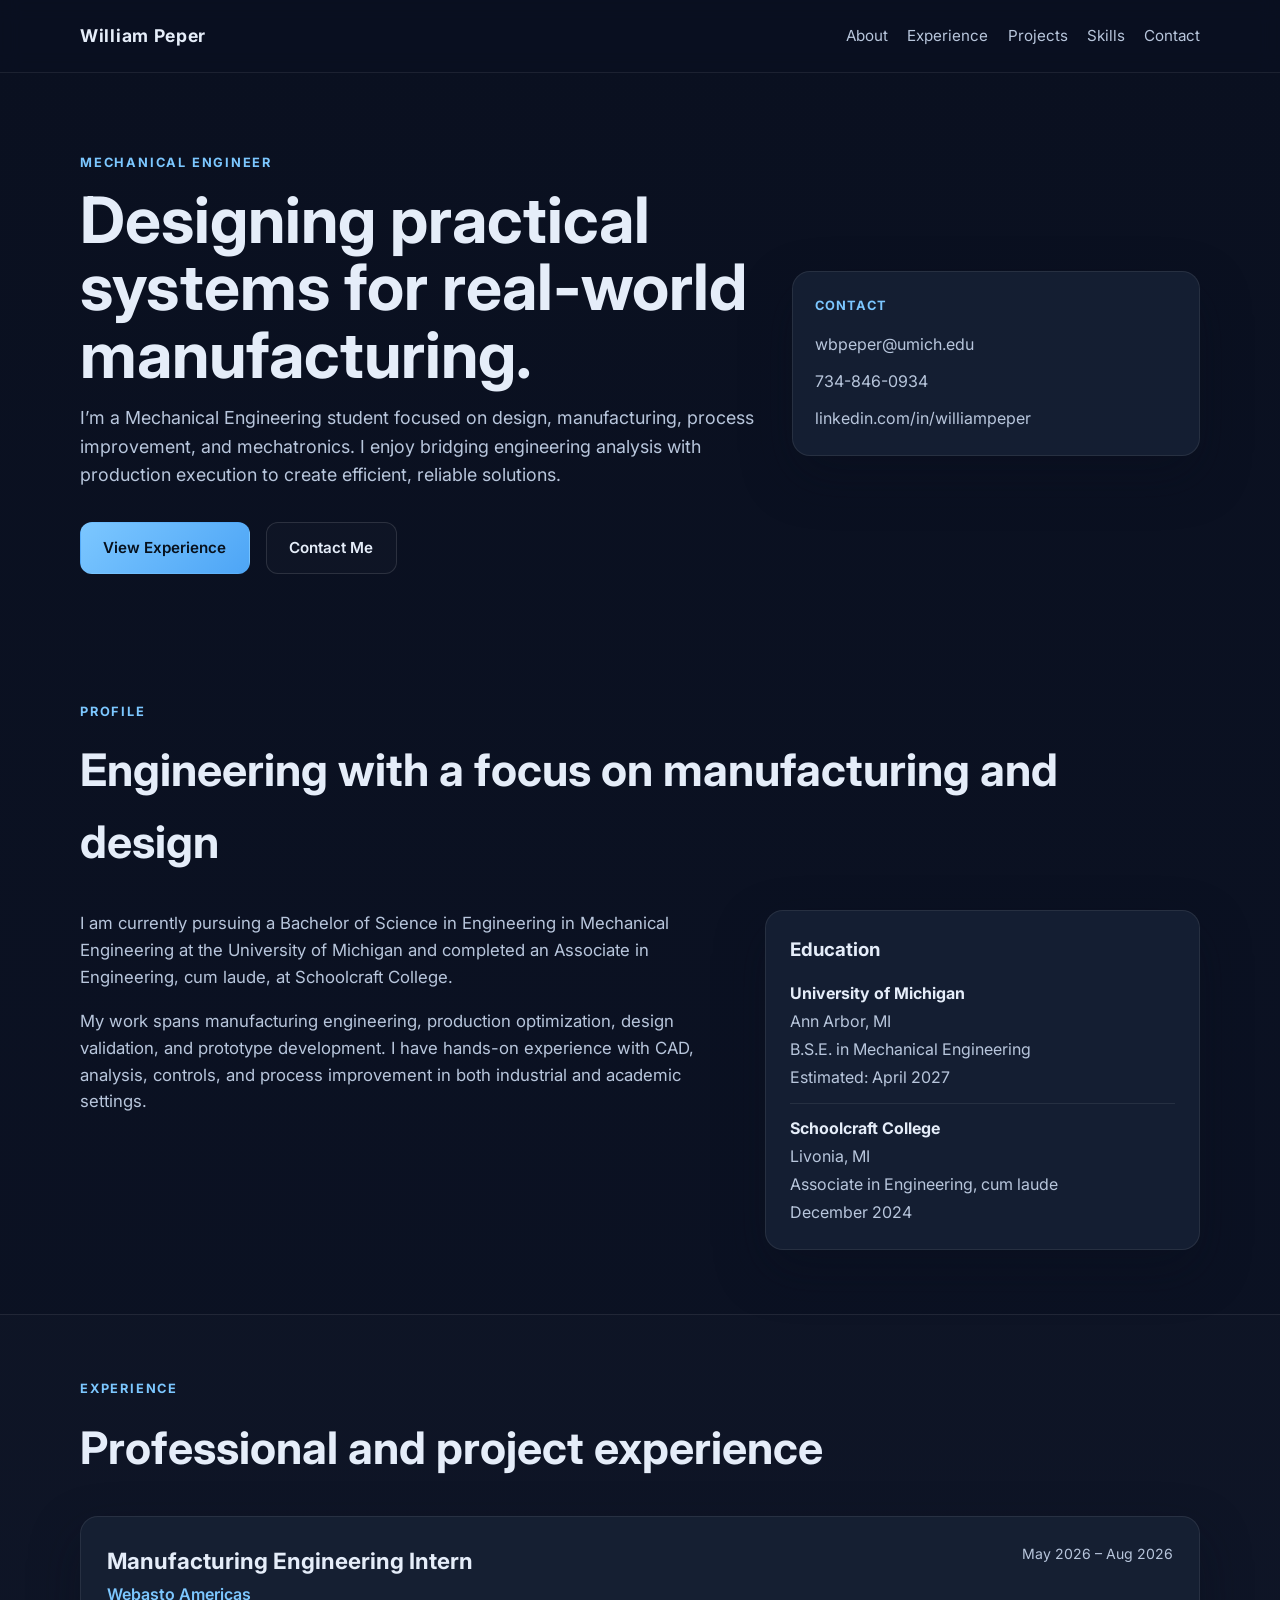
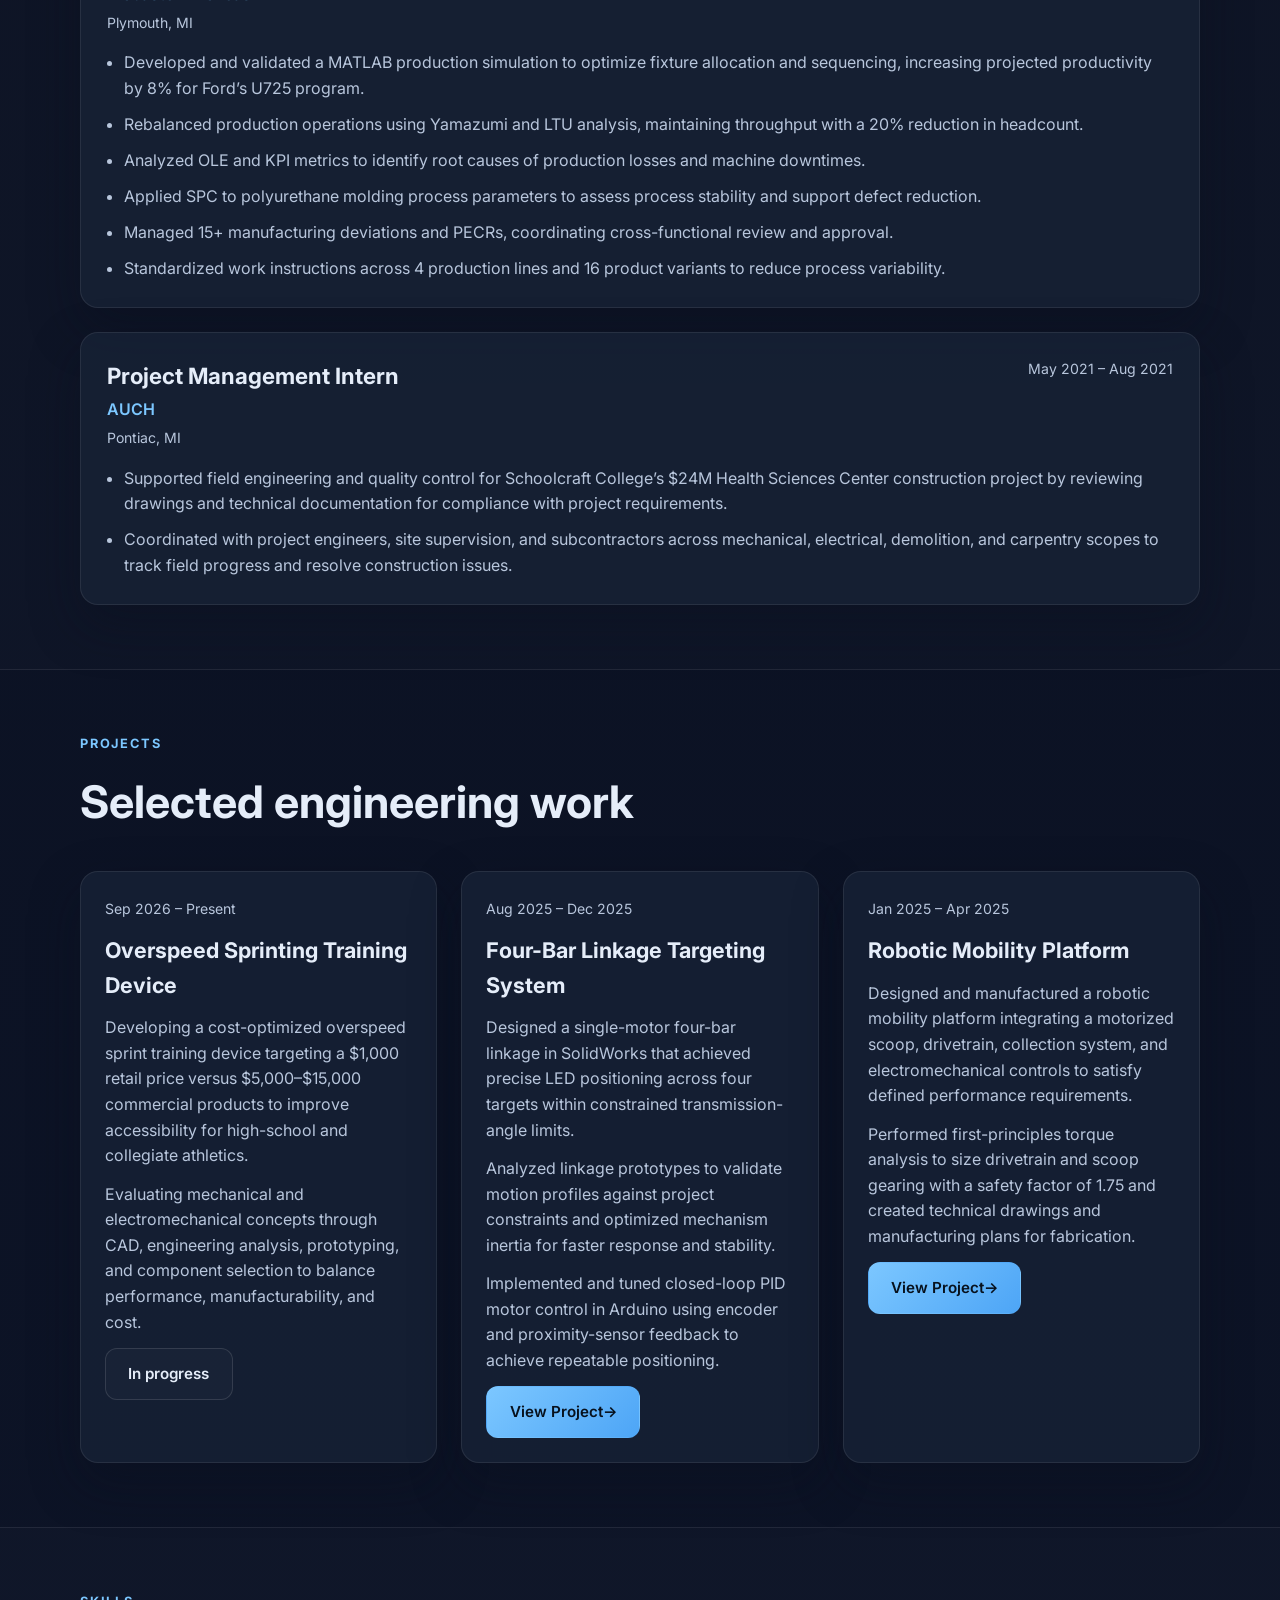
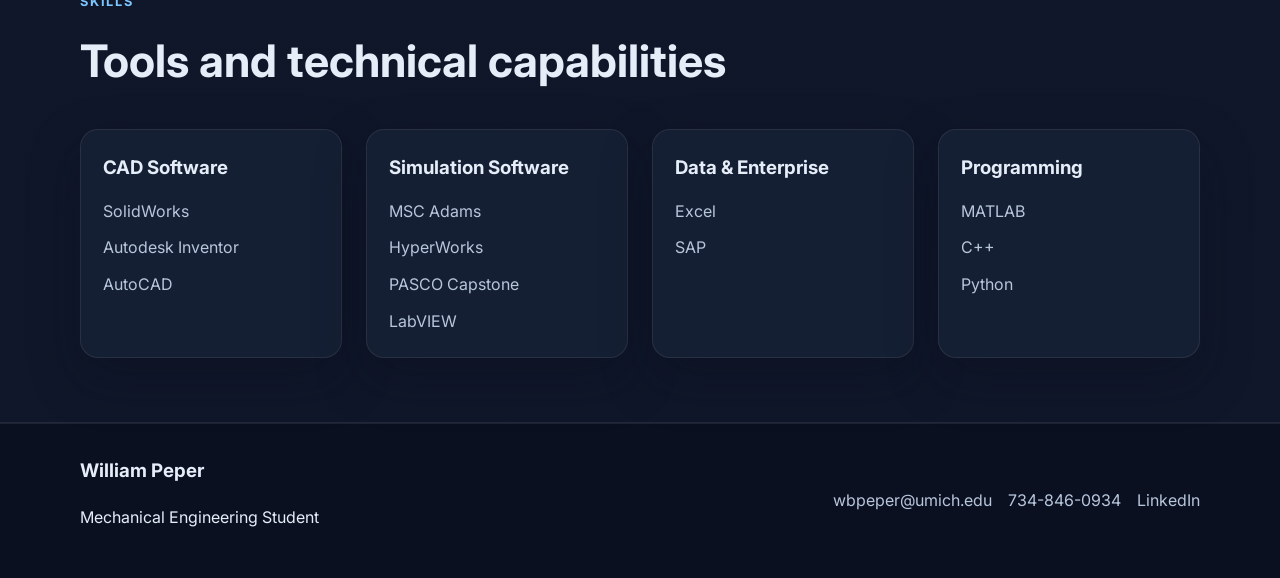
<file: index.html>
<!DOCTYPE html>
<html lang="en">
  <head>
    <meta charset="UTF-8" />
    <meta name="viewport" content="width=device-width, initial-scale=1.0" />
    <title>William Peper | Mechanical Engineer</title>
    <meta name="description" content="William Peper is a Mechanical Engineering student and intern specializing in manufacturing, design, and production optimization." />
    <link rel="preconnect" href="https://fonts.googleapis.com" />
    <link rel="preconnect" href="https://fonts.gstatic.com" crossorigin />
    <link href="https://fonts.googleapis.com/css2?family=Inter:wght@400;500;600;700;800&display=swap" rel="stylesheet" />
    <link rel="stylesheet" href="style.css" />
  </head>
  <body>
    <header class="site-header">
      <div class="container nav">
        <a class="brand" href="index.html">William Peper</a>
        <nav>
          <a href="#about">About</a><a href="#experience">Experience</a><a href="#projects">Projects</a><a href="#skills">Skills</a><a href="#contact">Contact</a>
        </nav>
      </div>
    </header>
    <main>
      <section class="hero"><div class="container hero-inner"><div class="hero-copy"><p class="eyebrow">Mechanical Engineer</p><h1>Designing practical systems for real-world manufacturing.</h1><p class="lead">I’m a Mechanical Engineering student focused on design, manufacturing, process improvement, and mechatronics. I enjoy bridging engineering analysis with production execution to create efficient, reliable solutions.</p><div class="actions"><a class="button primary" href="#experience">View Experience</a><a class="button secondary" href="#contact">Contact Me</a></div></div><aside class="hero-card"><div class="card-title">Contact</div><ul><li>wbpeper@umich.edu</li><li>734-846-0934</li><li><a href="https://linkedin.com/in/williampeper" target="_blank" rel="noreferrer">linkedin.com/in/williampeper</a></li></ul></aside></div></section>
      <section id="about" class="section"><div class="container"><div class="section-heading"><p class="eyebrow">Profile</p><h2>Engineering with a focus on manufacturing and design</h2></div><div class="about-grid"><div class="about-text"><p>I am currently pursuing a Bachelor of Science in Engineering in Mechanical Engineering at the University of Michigan and completed an Associate in Engineering, cum laude, at Schoolcraft College.</p><p>My work spans manufacturing engineering, production optimization, design validation, and prototype development. I have hands-on experience with CAD, analysis, controls, and process improvement in both industrial and academic settings.</p></div><div class="info-panel"><h3>Education</h3><div class="info-item"><strong>University of Michigan</strong><span>Ann Arbor, MI</span><span>B.S.E. in Mechanical Engineering</span><span>Estimated: April 2027</span></div><div class="info-item"><strong>Schoolcraft College</strong><span>Livonia, MI</span><span>Associate in Engineering, cum laude</span><span>December 2024</span></div></div></div></div></section>
      <section id="experience" class="section alt"><div class="container"><div class="section-heading"><p class="eyebrow">Experience</p><h2>Professional and project experience</h2></div><div class="timeline"><article class="job"><div class="job-header"><div><h3>Manufacturing Engineering Intern</h3><p class="company">Webasto Americas</p></div><span class="date">May 2026 – Aug 2026</span></div><p class="location">Plymouth, MI</p><ul><li>Developed and validated a MATLAB production simulation to optimize fixture allocation and sequencing, increasing projected productivity by 8% for Ford’s U725 program.</li><li>Rebalanced production operations using Yamazumi and LTU analysis, maintaining throughput with a 20% reduction in headcount.</li><li>Analyzed OLE and KPI metrics to identify root causes of production losses and machine downtimes.</li><li>Applied SPC to polyurethane molding process parameters to assess process stability and support defect reduction.</li><li>Managed 15+ manufacturing deviations and PECRs, coordinating cross-functional review and approval.</li><li>Standardized work instructions across 4 production lines and 16 product variants to reduce process variability.</li></ul></article><article class="job"><div class="job-header"><div><h3>Project Management Intern</h3><p class="company">AUCH</p></div><span class="date">May 2021 – Aug 2021</span></div><p class="location">Pontiac, MI</p><ul><li>Supported field engineering and quality control for Schoolcraft College’s $24M Health Sciences Center construction project by reviewing drawings and technical documentation for compliance with project requirements.</li><li>Coordinated with project engineers, site supervision, and subcontractors across mechanical, electrical, demolition, and carpentry scopes to track field progress and resolve construction issues.</li></ul></article></div></div></section>
      <section id="projects" class="section"><div class="container"><div class="section-heading"><p class="eyebrow">Projects</p><h2>Selected engineering work</h2></div><div class="project-grid">
        <article class="project-card"><span class="project-tag">Sep 2026 – Present</span><h3>Overspeed Sprinting Training Device</h3><p>Developing a cost-optimized overspeed sprint training device targeting a $1,000 retail price versus $5,000–$15,000 commercial products to improve accessibility for high-school and collegiate athletics.</p><p>Evaluating mechanical and electromechanical concepts through CAD, engineering analysis, prototyping, and component selection to balance performance, manufacturability, and cost.</p><span class="button secondary project-status">In progress</span></article>
        <article class="project-card"><span class="project-tag">Aug 2025 – Dec 2025</span><h3>Four-Bar Linkage Targeting System</h3><p>Designed a single-motor four-bar linkage in SolidWorks that achieved precise LED positioning across four targets within constrained transmission-angle limits.</p><p>Analyzed linkage prototypes to validate motion profiles against project constraints and optimized mechanism inertia for faster response and stability.</p><p>Implemented and tuned closed-loop PID motor control in Arduino using encoder and proximity-sensor feedback to achieve repeatable positioning.</p><a class="button primary project-link" href="projects/four-bar-linkage.html">View Project <span aria-hidden="true">→</span></a></article>
        <article class="project-card"><span class="project-tag">Jan 2025 – Apr 2025</span><h3>Robotic Mobility Platform</h3><p>Designed and manufactured a robotic mobility platform integrating a motorized scoop, drivetrain, collection system, and electromechanical controls to satisfy defined performance requirements.</p><p>Performed first-principles torque analysis to size drivetrain and scoop gearing with a safety factor of 1.75 and created technical drawings and manufacturing plans for fabrication.</p><a class="button primary project-link" href="projects/robotic-mobility-platform.html">View Project <span aria-hidden="true">→</span></a></article>
      </div></div></section>
      <section id="skills" class="section alt"><div class="container"><div class="section-heading"><p class="eyebrow">Skills</p><h2>Tools and technical capabilities</h2></div><div class="skills-grid"><div class="skill-group"><h3>CAD Software</h3><ul><li>SolidWorks</li><li>Autodesk Inventor</li><li>AutoCAD</li></ul></div><div class="skill-group"><h3>Simulation Software</h3><ul><li>MSC Adams</li><li>HyperWorks</li><li>PASCO Capstone</li><li>LabVIEW</li></ul></div><div class="skill-group"><h3>Data &amp; Enterprise</h3><ul><li>Excel</li><li>SAP</li></ul></div><div class="skill-group"><h3>Programming</h3><ul><li>MATLAB</li><li>C++</li><li>Python</li></ul></div></div></div></section>
    </main>
    <footer id="contact" class="site-footer"><div class="container footer-inner"><div><h3>William Peper</h3><p>Mechanical Engineering Student</p></div><div class="footer-contact"><a href="mailto:wbpeper@umich.edu">wbpeper@umich.edu</a><a href="tel:7348460934">734-846-0934</a><a href="https://linkedin.com/in/williampeper" target="_blank" rel="noreferrer">LinkedIn</a></div></div></footer>
  </body>
</html>
</file>
<file: style.css>
:root {
  --bg: #0b1020;
  --bg-alt: #121a2d;
  --panel: #172236;
  --panel-strong: #1d2d46;
  --text: #e5edf9;
  --muted: #b8c6dc;
  --primary: #7cc7ff;
  --primary-strong: #4da5f6;
  --accent: #c5f9db;
  --border: rgba(255, 255, 255, 0.08);
  --shadow: 0 20px 50px rgba(8, 15, 30, 0.35);
}
* { box-sizing: border-box; }
html { scroll-behavior: smooth; }
body { margin: 0; font-family: "Inter", sans-serif; background: linear-gradient(180deg, #0a1020 0%, #0d1427 100%); color: var(--text); line-height: 1.6; }
a { color: inherit; text-decoration: none; }
img { max-width: 100%; display: block; }
.container { width: min(1120px, calc(100% - 2rem)); margin: 0 auto; }
.site-header { position: sticky; top: 0; z-index: 10; backdrop-filter: blur(10px); background: rgba(11, 16, 32, 0.72); border-bottom: 1px solid var(--border); }
.nav { display: flex; align-items: center; justify-content: space-between; min-height: 72px; gap: 1rem; }
.brand { font-size: 1.1rem; font-weight: 700; letter-spacing: 0.04em; }
nav { display: flex; align-items: center; gap: 1.2rem; flex-wrap: wrap; }
nav a { color: var(--muted); font-size: 0.95rem; transition: color 0.2s ease; }
nav a:hover { color: var(--text); }
.hero { padding: 5rem 0 4rem; }
.hero-inner { display: grid; grid-template-columns: 1.5fr 0.9fr; gap: 2rem; align-items: center; }
.eyebrow { margin: 0 0 0.8rem; font-size: 0.8rem; font-weight: 700; text-transform: uppercase; letter-spacing: 0.14em; color: var(--primary); }
h1, h2, h3, p { margin-top: 0; }
h1 { font-size: clamp(2.5rem, 5vw, 4.5rem); line-height: 1.05; margin-bottom: 1rem; }
.lead { max-width: 680px; font-size: 1.12rem; color: var(--muted); }
.actions { margin-top: 2rem; display: flex; gap: 1rem; flex-wrap: wrap; }
.button { display: inline-flex; align-items: center; justify-content: center; transition: transform 0.2s ease, background 0.2s ease, border-color 0.2s ease; min-height: 48px; padding: 0.8rem 1.4rem; border: 1px solid transparent; border-radius: 12px; font-weight: 600; font-size: 0.95rem; cursor: pointer; }
.button:hover { transform: translateY(-1px); }
.button.primary { background: linear-gradient(135deg, var(--primary) 0%, var(--primary-strong) 100%); color: #07111d; }
.button.secondary { border-color: rgba(255, 255, 255, 0.12); background: rgba(255, 255, 255, 0.02); color: var(--text); }
.hero-card, .info-panel, .project-card, .skill-group, .job { background: rgba(23, 34, 54, 0.85); border: 1px solid var(--border); border-radius: 18px; box-shadow: var(--shadow); }
.hero-card { padding: 1.5rem 1.4rem; }
.card-title { margin-bottom: 1rem; font-weight: 700; color: var(--primary); text-transform: uppercase; letter-spacing: 0.08em; font-size: 0.8rem; }
.hero-card ul, .skill-group ul { list-style: none; margin: 0; padding: 0; }
.hero-card li, .skill-group li { color: var(--muted); margin-bottom: 0.7rem; }
.hero-card li:last-child, .skill-group li:last-child { margin-bottom: 0; }
.section { padding: 4rem 0; }
.section.alt { background: rgba(255, 255, 255, 0.01); border-top: 1px solid var(--border); border-bottom: 1px solid var(--border); }
.section-heading { margin-bottom: 2rem; }
.section-heading h2 { font-size: clamp(2rem, 4vw, 2.8rem); margin-bottom: 0; }
.about-grid { display: grid; grid-template-columns: 1.2fr 0.8fr; gap: 2rem; }
.about-text { color: var(--muted); font-size: 1.05rem; }
.info-panel { padding: 1.5rem; }
.info-panel h3 { margin-bottom: 1rem; }
.info-item { display: flex; flex-direction: column; gap: 0.15rem; padding-top: 0.75rem; border-top: 1px solid var(--border); margin-top: 0.75rem; color: var(--muted); }
.info-item:first-of-type { padding-top: 0; border-top: 0; margin-top: 0; }
.info-item strong { color: var(--text); }
.timeline { display: grid; gap: 1.5rem; }
.job { padding: 1.6rem; }
.job-header { display: flex; justify-content: space-between; gap: 1rem; align-items: flex-start; margin-bottom: 0.25rem; }
.job h3 { font-size: 1.4rem; margin-bottom: 0.2rem; }
.company { color: var(--primary); font-weight: 600; margin-bottom: 0; }
.location, .date, .project-tag { color: var(--muted); font-size: 0.88rem; }
.date { white-space: nowrap; }
.job ul { margin: 1rem 0 0; padding-left: 1.1rem; color: var(--muted); }
.job li + li { margin-top: 0.65rem; }
.project-grid { display: grid; grid-template-columns: repeat(3, minmax(0, 1fr)); gap: 1.5rem; }
.project-card { padding: 1.5rem; }
.project-card h3 { margin: 0.75rem 0 0.8rem; font-size: 1.35rem; }
.project-card p { color: var(--muted); margin-bottom: 0.8rem; }
.project-card p:last-child { margin-bottom: 0; }
.skills-grid { display: grid; grid-template-columns: repeat(4, minmax(0, 1fr)); gap: 1.5rem; }
.skill-group { padding: 1.4rem; }
.skill-group h3 { margin-bottom: 1rem; }
.site-footer { border-top: 1px solid var(--border); background: rgba(11, 16, 32, 0.9); padding: 2rem 0; }
.footer-inner { display: flex; justify-content: space-between; gap: 1.5rem; align-items: center; flex-wrap: wrap; }
.footer-contact { display: flex; flex-wrap: wrap; gap: 1rem; color: var(--muted); }
.footer-contact a:hover { color: var(--text); }
.case-hero { padding: 5rem 0 3rem; border-bottom: 1px solid var(--border); background: radial-gradient(circle at top right, rgba(77,165,246,.16), transparent 38%); }
.case-hero h1 { max-width: 850px; }
.case-actions { display: flex; gap: 1rem; flex-wrap: wrap; margin-top: 1.8rem; }
.case-layout { display: grid; grid-template-columns: minmax(0, 1fr) 300px; gap: 3rem; align-items: start; }
.case-layout article > p { color: var(--muted); max-width: 780px; }
.case-layout .section-heading { margin-top: 3.5rem; }
.case-layout .section-heading:first-child { margin-top: 0; }
.case-sidebar { position: sticky; top: 100px; display: grid; gap: 1rem; }
.case-sidebar p { color: var(--muted); font-size: .92rem; }
.process-strip { display: flex; align-items: center; gap: .6rem; flex-wrap: wrap; margin: 1.5rem 0; padding: 1rem; border: 1px solid var(--border); border-radius: 14px; background: rgba(255,255,255,.01); }
.process-strip b { color: var(--muted); }
.equation-card, .result-callout, .evidence-note, .figure-placeholder { display: grid; gap: .35rem; margin: 1.25rem 0; padding: 1.2rem 1.3rem; border-left: 3px solid var(--primary); background: rgba(124,199,255,.05); }
.equation-card code { font-size: 1.2rem; color: var(--accent); }
.equation-card span, .result-callout span, .evidence-note span, .figure-placeholder span { color: var(--muted); font-size: .92rem; }
.result-callout { border-left-color: var(--accent); background: rgba(197,249,219,.07); }
.result-callout strong { color: var(--accent); }
.spec-table { width: 100%; border-collapse: collapse; margin: 1.5rem 0; color: var(--muted); font-size: .94rem; }
.spec-table th, .spec-table td { padding: .85rem .75rem; text-align: left; border-bottom: 1px solid var(--border); vertical-align: top; }
.spec-table th { color: var(--text); }
.figure-placeholder { min-height: 130px; place-content: center; text-align: center; border: 1px dashed rgba(124,199,255,.45); border-left: 3px solid var(--primary); }
.figure-section { margin: 2rem 0; }
.figure-grid { display: grid; grid-template-columns: repeat(2, minmax(0, 1fr)); gap: 1.5rem; margin-bottom: 1.5rem; }
.figure-grid:has(.full-width) { grid-template-columns: 1fr; }
.figure-item { background: rgba(23, 34, 54, 0.5); border: 1px solid var(--border); border-radius: 12px; padding: 1rem; overflow: hidden; }
.figure-item.full-width { grid-column: 1 / -1; }
.figure-item img { width: 100%; height: auto; border-radius: 8px; margin-bottom: 0.8rem; }
.figure-item figcaption { color: var(--muted); font-size: 0.9rem; line-height: 1.4; }
.figure-item figcaption strong { color: var(--text); }
.highlight-list { list-style: none; padding: 0; margin: 0; display: grid; gap: 1rem; }
.highlight-list li { display: grid; gap: .1rem; border-bottom: 1px solid var(--border); padding-bottom: .8rem; }
.highlight-list li:last-child { border-bottom: 0; padding-bottom: 0; }
.highlight-list strong { color: var(--accent); font-size: 1.15rem; }
.highlight-list span { color: var(--muted); font-size: .85rem; }
.document-links { display: grid; gap: 1rem; }
.document-links > a { display: grid; gap: .3rem; padding: 1.1rem; border: 1px solid var(--border); border-radius: 12px; background: rgba(255,255,255,.03); }
.document-links > a:hover { border-color: var(--primary); }
.document-links span { color: var(--muted); font-size: .9rem; }
@media (max-width: 900px) { .hero-inner, .about-grid, .project-grid, .skills-grid, .case-layout { grid-template-columns: 1fr; } .project-grid, .skills-grid { gap: 1rem; } .case-sidebar { position: static; } .figure-grid { grid-template-columns: 1fr; } }
@media (max-width: 640px) { .nav { align-items: flex-start; flex-direction: column; padding: 1rem 0; } nav { gap: .8rem 1.2rem; } .job-header { flex-direction: column; } .date { white-space: normal; } }
</file>
